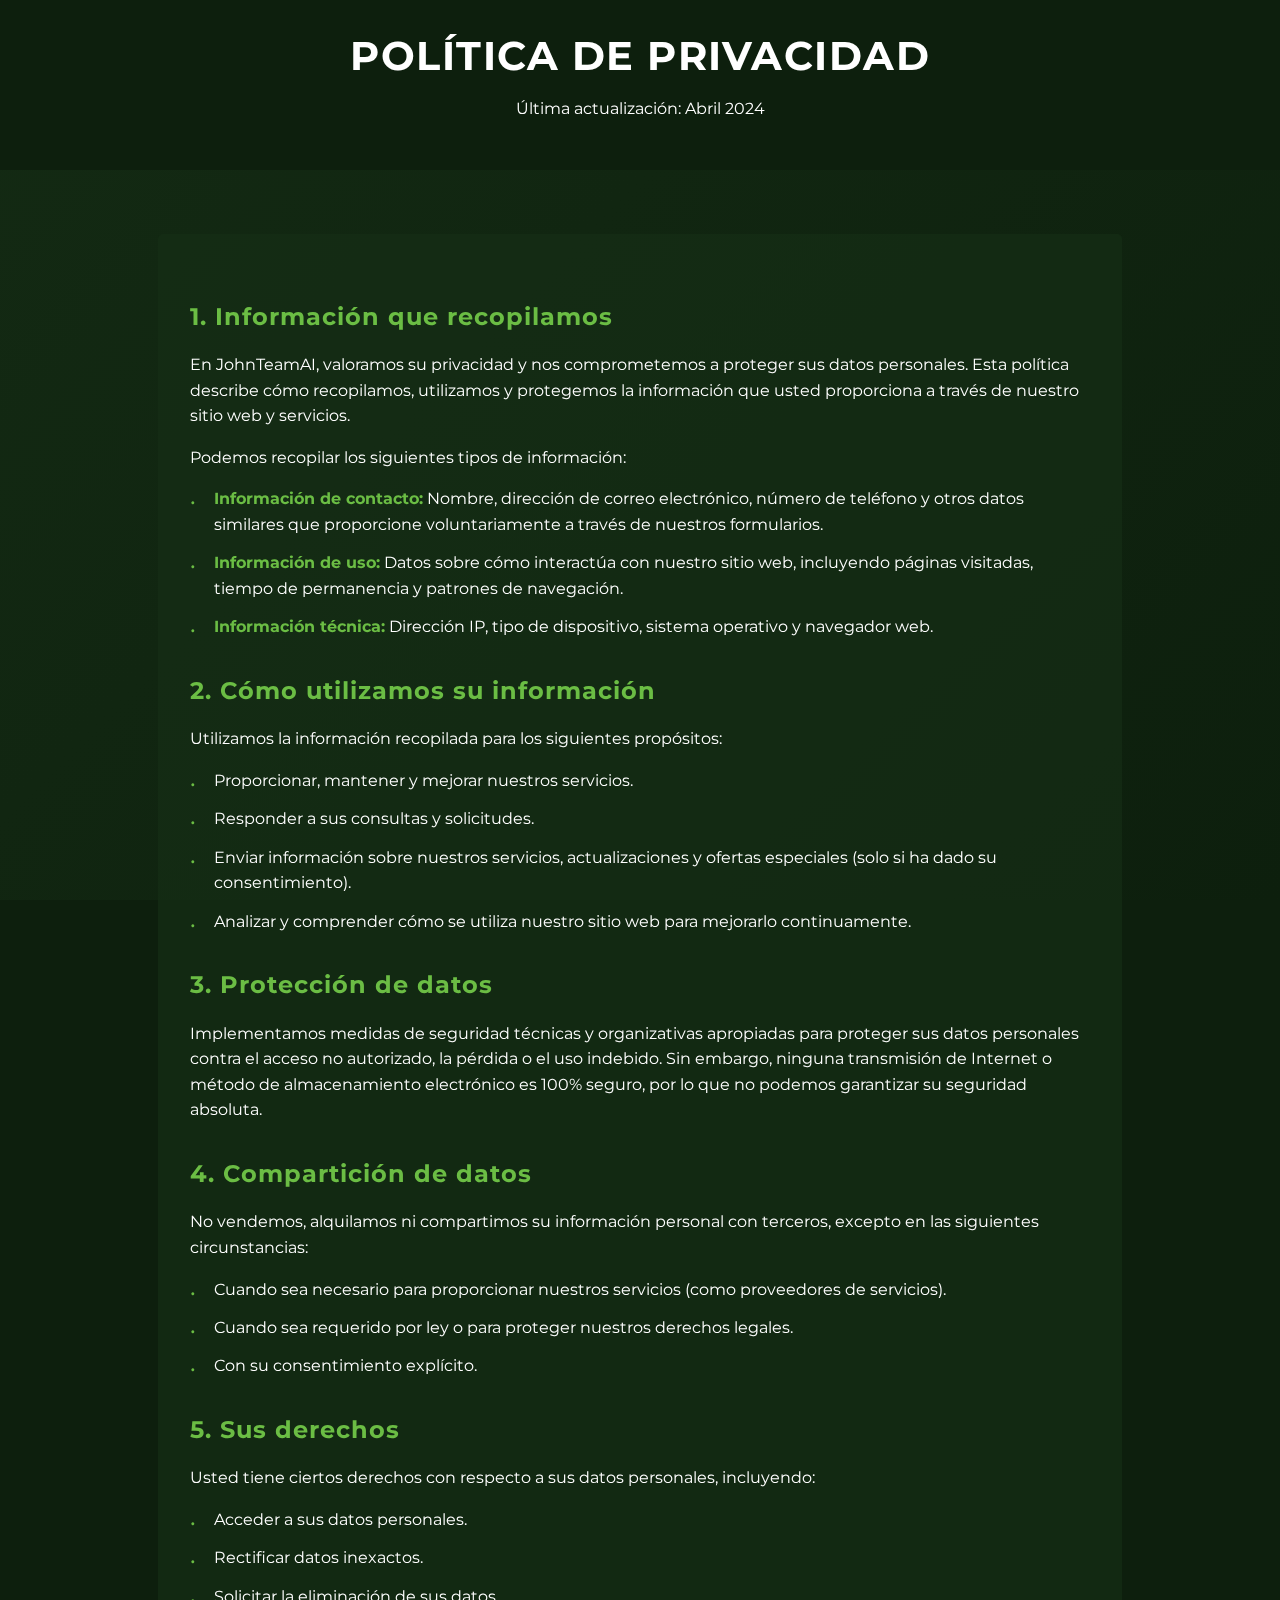
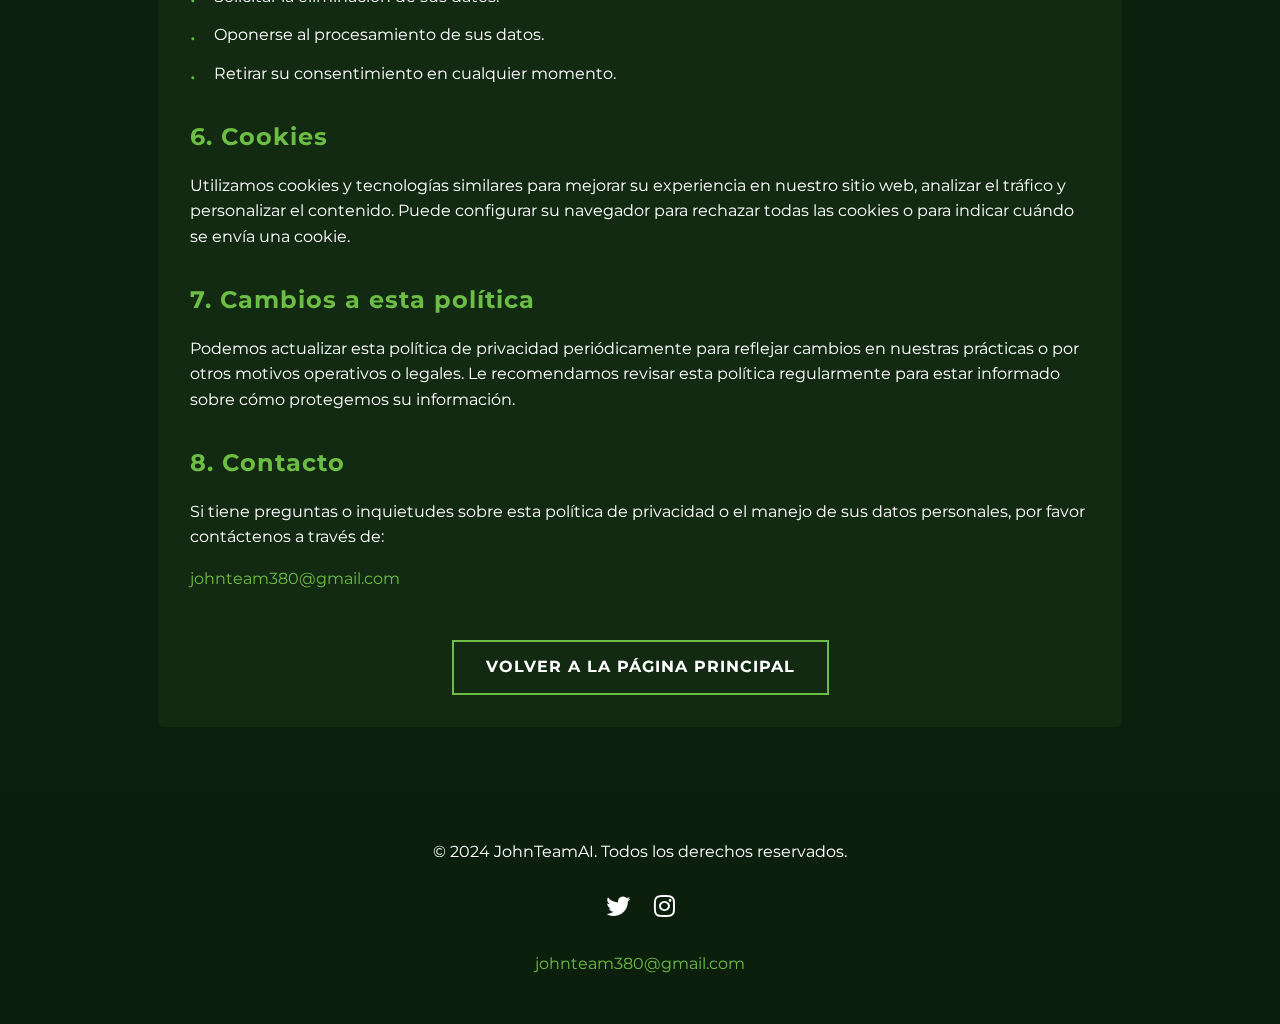
<file: lading_page_johnteam/politica-privacidad.html>
<!DOCTYPE html>
<html lang="es">
<head>
    <meta charset="UTF-8">
    <meta name="viewport" content="width=device-width, initial-scale=1.0">
    <title>Política de Privacidad | JohnTeamAI</title>
    <meta name="description" content="Política de privacidad de JohnTeamAI - Consultoría Estratégica en IA y UX/UI para Startups LATAM">
    
    <link rel="stylesheet" href="style.css"> 
    <!-- Fuente Montserrat -->
    <link rel="preconnect" href="https://fonts.googleapis.com">
    <link rel="preconnect" href="https://fonts.gstatic.com" crossorigin>
    <link href="https://fonts.googleapis.com/css2?family=Montserrat:wght@400;700;900&display=swap" rel="stylesheet">
    
    <!-- Fontawesome para íconos sociales -->
    <link rel="stylesheet" href="https://cdnjs.cloudflare.com/ajax/libs/font-awesome/6.4.0/css/all.min.css">
</head>
<body>
    <header class="privacy-header section-padding">
        <div class="container">
            <h1>Política de Privacidad</h1>
            <p>Última actualización: Abril 2024</p>
        </div>
    </header>

    <main>
        <section class="section-padding">
            <div class="container privacy-content">
                <h2>1. Información que recopilamos</h2>
                <p>En JohnTeamAI, valoramos su privacidad y nos comprometemos a proteger sus datos personales. Esta política describe cómo recopilamos, utilizamos y protegemos la información que usted proporciona a través de nuestro sitio web y servicios.</p>
                
                <p>Podemos recopilar los siguientes tipos de información:</p>
                <ul>
                    <li><strong>Información de contacto:</strong> Nombre, dirección de correo electrónico, número de teléfono y otros datos similares que proporcione voluntariamente a través de nuestros formularios.</li>
                    <li><strong>Información de uso:</strong> Datos sobre cómo interactúa con nuestro sitio web, incluyendo páginas visitadas, tiempo de permanencia y patrones de navegación.</li>
                    <li><strong>Información técnica:</strong> Dirección IP, tipo de dispositivo, sistema operativo y navegador web.</li>
                </ul>

                <h2>2. Cómo utilizamos su información</h2>
                <p>Utilizamos la información recopilada para los siguientes propósitos:</p>
                <ul>
                    <li>Proporcionar, mantener y mejorar nuestros servicios.</li>
                    <li>Responder a sus consultas y solicitudes.</li>
                    <li>Enviar información sobre nuestros servicios, actualizaciones y ofertas especiales (solo si ha dado su consentimiento).</li>
                    <li>Analizar y comprender cómo se utiliza nuestro sitio web para mejorarlo continuamente.</li>
                </ul>

                <h2>3. Protección de datos</h2>
                <p>Implementamos medidas de seguridad técnicas y organizativas apropiadas para proteger sus datos personales contra el acceso no autorizado, la pérdida o el uso indebido. Sin embargo, ninguna transmisión de Internet o método de almacenamiento electrónico es 100% seguro, por lo que no podemos garantizar su seguridad absoluta.</p>

                <h2>4. Compartición de datos</h2>
                <p>No vendemos, alquilamos ni compartimos su información personal con terceros, excepto en las siguientes circunstancias:</p>
                <ul>
                    <li>Cuando sea necesario para proporcionar nuestros servicios (como proveedores de servicios).</li>
                    <li>Cuando sea requerido por ley o para proteger nuestros derechos legales.</li>
                    <li>Con su consentimiento explícito.</li>
                </ul>

                <h2>5. Sus derechos</h2>
                <p>Usted tiene ciertos derechos con respecto a sus datos personales, incluyendo:</p>
                <ul>
                    <li>Acceder a sus datos personales.</li>
                    <li>Rectificar datos inexactos.</li>
                    <li>Solicitar la eliminación de sus datos.</li>
                    <li>Oponerse al procesamiento de sus datos.</li>
                    <li>Retirar su consentimiento en cualquier momento.</li>
                </ul>

                <h2>6. Cookies</h2>
                <p>Utilizamos cookies y tecnologías similares para mejorar su experiencia en nuestro sitio web, analizar el tráfico y personalizar el contenido. Puede configurar su navegador para rechazar todas las cookies o para indicar cuándo se envía una cookie.</p>

                <h2>7. Cambios a esta política</h2>
                <p>Podemos actualizar esta política de privacidad periódicamente para reflejar cambios en nuestras prácticas o por otros motivos operativos o legales. Le recomendamos revisar esta política regularmente para estar informado sobre cómo protegemos su información.</p>

                <h2>8. Contacto</h2>
                <p>Si tiene preguntas o inquietudes sobre esta política de privacidad o el manejo de sus datos personales, por favor contáctenos a través de:</p>
                <p><a href="mailto:johnteam380@gmail.com">johnteam380@gmail.com</a></p>
                
                <div class="privacy-back-link">
                    <a href="index.html" class="button-principal">Volver a la página principal</a>
                </div>
            </div>
        </section>
    </main>

    <footer>
        <div class="container">
            <div class="footer-content">
                <p>© 2024 JohnTeamAI. Todos los derechos reservados.</p>
                <div class="social-links">
                    <a href="#"><i class="fab fa-twitter"></i></a>
                    <a href="#"><i class="fab fa-instagram"></i></a>
                </div>
                <p><a href="mailto:johnteam380@gmail.com">johnteam380@gmail.com</a></p>
            </div>
        </div>
    </footer>
</body>
</html>
</file>
<file: lading_page_johnteam/style.css>
/* Variables de Color */
:root {
  /* Paleta extraída de la imagen */
  --verde-muy-oscuro: #0D1F0D; /* Fondo principal - verde casi negro */
  --verde-oscuro: #152D15; /* Verde secundario para variaciones */
  --verde-acento: #6BBD44; /* Verde para acentos/elementos destacados */
  --texto-claro: #FFFFFF; /* Blanco para todos los textos */
  
  /* Tipografías */
  --fuente-titulos: 'Montserrat', 'Helvetica Neue', Arial, sans-serif; /* Cambiado a Montserrat primero */
  --fuente-parrafos: 'Montserrat', 'Helvetica Neue', Arial, sans-serif; /* Cambiado a Montserrat primero */
}

/* Estilos Globales */
body {
  font-family: var(--fuente-parrafos);
  color: var(--texto-claro);
  line-height: 1.6;
  margin: 0;
  padding: 0;
  background-color: var(--verde-muy-oscuro);
  background-image: linear-gradient(135deg, 
                   rgba(21, 45, 21, 0.8) 0%, 
                   rgba(13, 31, 13, 0.9) 100%),
                   url('https://img.freepik.com/free-vector/abstract-green-wave-background_53876-99570.jpg');
  background-size: cover;
  background-attachment: fixed;
  position: relative;
  overflow-x: hidden;
}

/* Pseudo-elemento para añadir textura ondulada */
body::before {
  content: "";
  position: fixed;
  top: 0;
  left: 0;
  width: 100%;
  height: 100%;
  background-image: url('https://www.transparenttextures.com/patterns/green-fibers.png');
  opacity: 0.1;
  z-index: -1;
  pointer-events: none;
}

h1, h2, h3, h4, h5, h6 {
  font-family: var(--fuente-titulos);
  color: var(--texto-claro);
  margin-top: 0;
  letter-spacing: 1px; /* Espaciado entre letras para títulos */
  font-weight: 700; /* Negrita para títulos */
}

h1 {
  font-size: 4rem;
  text-transform: uppercase; /* Mayúsculas como en la imagen */
  line-height: 1.2;
  letter-spacing: 1.5px;
}

h2 {
  font-size: 2rem;
  margin-bottom: 1.5rem;
}

a {
  color: var(--verde-acento);
  text-decoration: none;
}

a:hover {
  text-decoration: underline;
}

ul {
  list-style: none;
  padding-left: 0;
}

ul li {
  position: relative;
  padding-left: 1.5rem;
  margin-bottom: 0.8rem;
}

ul li::before {
  content: "•"; /* Bullet point */
  position: absolute;
  left: 0;
  color: var(--verde-acento);
  font-size: 1.2rem;
}

/* Clases Utilitarias */
.section-padding {
  padding: 4rem 2rem;
}

.container {
  max-width: 1200px;
  margin-left: auto;
  margin-right: auto;
  padding-left: 1rem;
  padding-right: 1rem;
}

.button-principal {
  display: inline-block;
  background-color: transparent;
  color: var(--texto-claro);
  padding: 0.8rem 2rem;
  border: 2px solid var(--verde-acento);
  border-radius: 0; /* Bordes rectos como en la imagen */
  text-decoration: none;
  font-weight: bold;
  text-transform: uppercase;
  letter-spacing: 1px;
  cursor: pointer;
  transition: background-color 0.3s ease, transform 0.2s ease;
}

.button-principal:hover {
  background-color: var(--verde-acento);
  text-decoration: none;
  transform: translateY(-2px);
}

/* Header (Hero) */
#hero {
  min-height: 100vh; /* Ocupa toda la pantalla inicial */
  display: flex;
  align-items: center;
}

#hero .container {
  display: flex;
  flex-direction: column; /* En móvil será columna */
}

.hero-content {
  display: flex;
  flex-direction: column;
  gap: 2rem;
}

.hero-title {
  font-size: clamp(2.5rem, 8vw, 4.5rem); /* Responsive title */
  line-height: 1.1;
  margin-bottom: 1rem;
}

.hero-subtitle {
  font-size: 1.4rem;
  max-width: 600px;
  margin-bottom: 2rem;
  opacity: 0.9;
}

.profile-info {
  display: flex;
  align-items: center;
  gap: 1.5rem;
  margin-top: 2rem;
}

.profile-image {
  width: 120px;
  height: 120px;
  border-radius: 50%;
  border: 2px solid var(--verde-acento);
  object-fit: cover;
  background-color: var(--verde-acento); /* Color de fondo fallback si no carga la imagen */
  display: block; /* Asegurar que sea un elemento de bloque */
  margin: 0 auto; /* Para centrar horizontalmente */
}

.profile-name {
  font-size: 1.2rem;
  font-weight: bold;
}

/* Secciones de habilidades y experiencia */
.skills-section,
.experience-section {
  margin-top: 3rem;
  background-color: rgba(21, 45, 21, 0.5); /* Fondo semitransparente */
  padding: 2rem;
  border-radius: 5px;
}

.skills-section h2,
.experience-section h2 {
  font-size: 2.2rem;
  margin-bottom: 1.5rem;
}

.skills-list,
.experience-list {
  display: grid;
  grid-template-columns: 1fr;
  gap: 1rem;
}

/* Media queries para hacerlo responsive */
@media (min-width: 768px) {
  #hero .container {
    flex-direction: row;
    justify-content: space-between;
    align-items: center;
  }
  
  .hero-content {
    flex-basis: 60%;
  }
  
  .skills-list {
    grid-template-columns: repeat(2, 1fr);
  }
}

/* Footer */
footer {
  background-color: rgba(13, 31, 13, 0.8); /* Semitransparente */
  color: var(--texto-claro);
  padding: 2rem 0;
  text-align: center;
}

.social-links {
  display: flex;
  justify-content: center;
  gap: 1.5rem;
  margin: 1.5rem 0;
}

.social-links a {
  color: var(--texto-claro);
  font-size: 1.5rem;
}

/* Reglas responsivas */
@media (max-width: 768px) {
  h1 {
    font-size: 2.5rem;
  }
  
  .section-padding {
    padding: 3rem 1rem;
  }
  
  .lead-form {
    flex-direction: column;
  }
  
  .services-grid,
  .guides-grid {
    grid-template-columns: 1fr;
  }
  
  .hero-title {
    font-size: 2rem;
  }
  
  .hero-subtitle {
    font-size: 1.1rem;
  }
}

/* Cards para Servicios */
.services-grid {
  display: grid;
  grid-template-columns: repeat(auto-fill, minmax(280px, 1fr));
  gap: 2rem;
  margin-top: 2rem;
}

.service-card {
  background-color: rgba(21, 45, 21, 0.7); /* Verde oscuro semitransparente */
  padding: 1.5rem;
  border-radius: 5px;
  border-left: 3px solid var(--verde-acento);
  transition: transform 0.3s ease, box-shadow 0.3s ease;
}

.service-card:hover {
  transform: translateY(-5px);
  box-shadow: 0 10px 20px rgba(0, 0, 0, 0.3);
}

.service-card h3 {
  color: var(--verde-acento);
  margin-bottom: 1rem;
}

/* Cards para Guías */
.guides-grid {
  display: grid;
  grid-template-columns: repeat(auto-fill, minmax(300px, 1fr));
  gap: 2rem;
  margin-top: 2rem;
}

.guide-card {
  background-color: rgba(21, 45, 21, 0.7);
  padding: 2rem;
  border-radius: 5px;
  display: flex;
  flex-direction: column;
  border-top: 3px solid var(--verde-acento);
  transition: transform 0.3s ease, box-shadow 0.3s ease;
}

.guide-card:hover {
  transform: translateY(-5px);
  box-shadow: 0 10px 20px rgba(0, 0, 0, 0.3);
}

.guide-card h3 {
  margin-bottom: 1rem;
}

.guide-card p {
  margin-bottom: 1.5rem;
  flex-grow: 1; /* Para que los botones queden alineados */
}

/* Formularios */
.lead-form, .contact-form {
  margin-top: 2rem;
  max-width: 550px;
}

.lead-form {
  display: flex;
  gap: 1rem;
}

.lead-form input {
  flex-grow: 1;
  padding: 0.8rem;
  border: none;
  border-radius: 5px;
  background-color: rgba(255, 255, 255, 0.1);
  color: var(--texto-claro);
}

.lead-form input::placeholder {
  color: rgba(255, 255, 255, 0.6);
}

.form-group {
  margin-bottom: 1.5rem;
}

.form-group label {
  display: block;
  margin-bottom: 0.5rem;
}

.form-group input,
.form-group textarea {
  width: 100%;
  padding: 0.8rem;
  border: none;
  border-radius: 5px;
  background-color: rgba(255, 255, 255, 0.1);
  color: var(--texto-claro);
  font-family: var(--fuente-parrafos);
}

.form-group textarea {
  resize: vertical;
}

/* Estilos adicionales para la sección Hero */
.call-to-action {
  font-size: 1.2rem;
  margin-top: 2rem;
  padding: 1rem;
  background-color: rgba(107, 189, 68, 0.1); /* Verde acento muy transparente */
  border-left: 3px solid var(--verde-acento);
}

.more-info {
  margin-top: 2rem;
  font-size: 0.9rem;
  opacity: 0.8;
}

.more-info a {
  font-weight: bold;
}

.more-info span {
  background-color: var(--verde-acento);
  color: var(--verde-muy-oscuro);
  padding: 0.2rem 0.5rem;
  border-radius: 3px;
  font-weight: bold;
}

/* Mejoras responsivas y ajustes finales */
/* Media Queries adicionales */
@media (max-width: 1200px) {
  #hero .container {
    max-width: 900px;
  }
}

@media (max-width: 992px) {
  .services-grid,
  .guides-grid {
    grid-template-columns: repeat(2, 1fr);
  }
}

@media (max-width: 768px) {
  .section-padding {
    padding: 3rem 1rem;
  }
  
  .services-grid,
  .guides-grid {
    grid-template-columns: 1fr;
  }
  
  .profile-info {
    flex-direction: column;
    text-align: center;
  }
  
  .hero-title {
    font-size: 2.2rem;
    text-align: center;
  }
  
  .hero-subtitle {
    text-align: center;
  }
  
  .hero-buttons {
    text-align: center;
  }
  
  .call-to-action,
  .more-info {
    text-align: center;
  }
}

@media (max-width: 480px) {
  h1 {
    font-size: 1.8rem;
  }
  
  h2 {
    font-size: 1.5rem;
  }
  
  .profile-image {
    width: 100px;
    height: 100px;
  }
  
  .button-principal {
    padding: 0.6rem 1.2rem;
    font-size: 0.9rem;
  }
}

/* Animaciones y transiciones adicionales */
@keyframes fadeIn {
  from {
    opacity: 0;
    transform: translateY(20px);
  }
  to {
    opacity: 1;
    transform: translateY(0);
  }
}

.hero-content > * {
  animation: fadeIn 0.8s ease-out forwards;
}

.hero-content > *:nth-child(1) { animation-delay: 0.1s; }
.hero-content > *:nth-child(2) { animation-delay: 0.3s; }
.hero-content > *:nth-child(3) { animation-delay: 0.5s; }
.hero-content > *:nth-child(4) { animation-delay: 0.7s; }
.hero-content > *:nth-child(5) { animation-delay: 0.9s; }
.hero-content > *:nth-child(6) { animation-delay: 1.1s; }
.hero-content > *:nth-child(7) { animation-delay: 1.3s; }

/* Ajustes finales para las secciones */
#servicios, #guias, #lead-magnet, #contacto {
  margin-top: 3rem;
  padding-top: 3rem;
  padding-bottom: 3rem;
  border-top: 1px solid rgba(255, 255, 255, 0.1);
}

/* Mejoras adicionales para formularios */
.form-group input:focus,
.form-group textarea:focus,
.lead-form input:focus {
  outline: none;
  box-shadow: 0 0 0 2px var(--verde-acento);
}

/* Estilos para la página de políticas de privacidad */
.privacy-header {
  background-color: var(--verde-muy-oscuro);
  text-align: center;
  padding: 2rem 0;
}

.privacy-header h1 {
  font-size: 2.5rem;
  margin-bottom: 0.5rem;
}

.privacy-content {
  background-color: rgba(21, 45, 21, 0.7);
  padding: 2rem;
  border-radius: 5px;
  max-width: 900px;
  margin: 0 auto;
}

.privacy-content h2 {
  color: var(--verde-acento);
  margin-top: 2rem;
  margin-bottom: 1rem;
  font-size: 1.5rem;
}

.privacy-content p {
  margin-bottom: 1rem;
}

.privacy-content ul {
  margin-bottom: 2rem;
}

.privacy-content strong {
  color: var(--verde-acento);
}

.privacy-back-link {
  text-align: center;
  margin-top: 3rem;
}

/* Mejoras para móviles en la página de privacidad */
@media (max-width: 768px) {
  .privacy-content {
    padding: 1.5rem;
  }
  
  .privacy-header h1 {
    font-size: 2rem;
  }
}

/* Nota para las guías */
.guides-note {
  font-size: 0.9rem;
  color: var(--verde-acento);
  margin-top: 2rem;
  text-align: center;
  font-style: italic;
}

/* Mejoras para el formulario de Informe UX */
#ux-report-form {
  max-width: 600px;
  margin: 2rem auto;
  background-color: rgba(13, 31, 13, 0.5);
  padding: 2rem;
  border-radius: 5px;
  border-left: 3px solid var(--verde-acento);
}

#ux-report-form .button-principal {
  width: 100%;
  padding: 1rem;
  margin-top: 1rem;
}

#ux-report-form input::placeholder,
#ux-report-form textarea::placeholder {
  color: rgba(255, 255, 255, 0.4);
}

/* Notificación de envío exitoso - se activará con JavaScript */
.form-success {
  display: none;
  background-color: rgba(107, 189, 68, 0.2);
  border: 1px solid var(--verde-acento);
  padding: 1rem;
  margin-top: 1rem;
  border-radius: 5px;
  text-align: center;
}

/* Enlace alternativo para abrir PDFs */
.alt-download {
  display: block;
  text-align: center;
  margin-top: 0.5rem;
  color: var(--verde-acento);
  font-size: 0.9rem;
  text-decoration: underline;
}

.alt-download:hover {
  color: var(--texto-claro);
}
</file>
